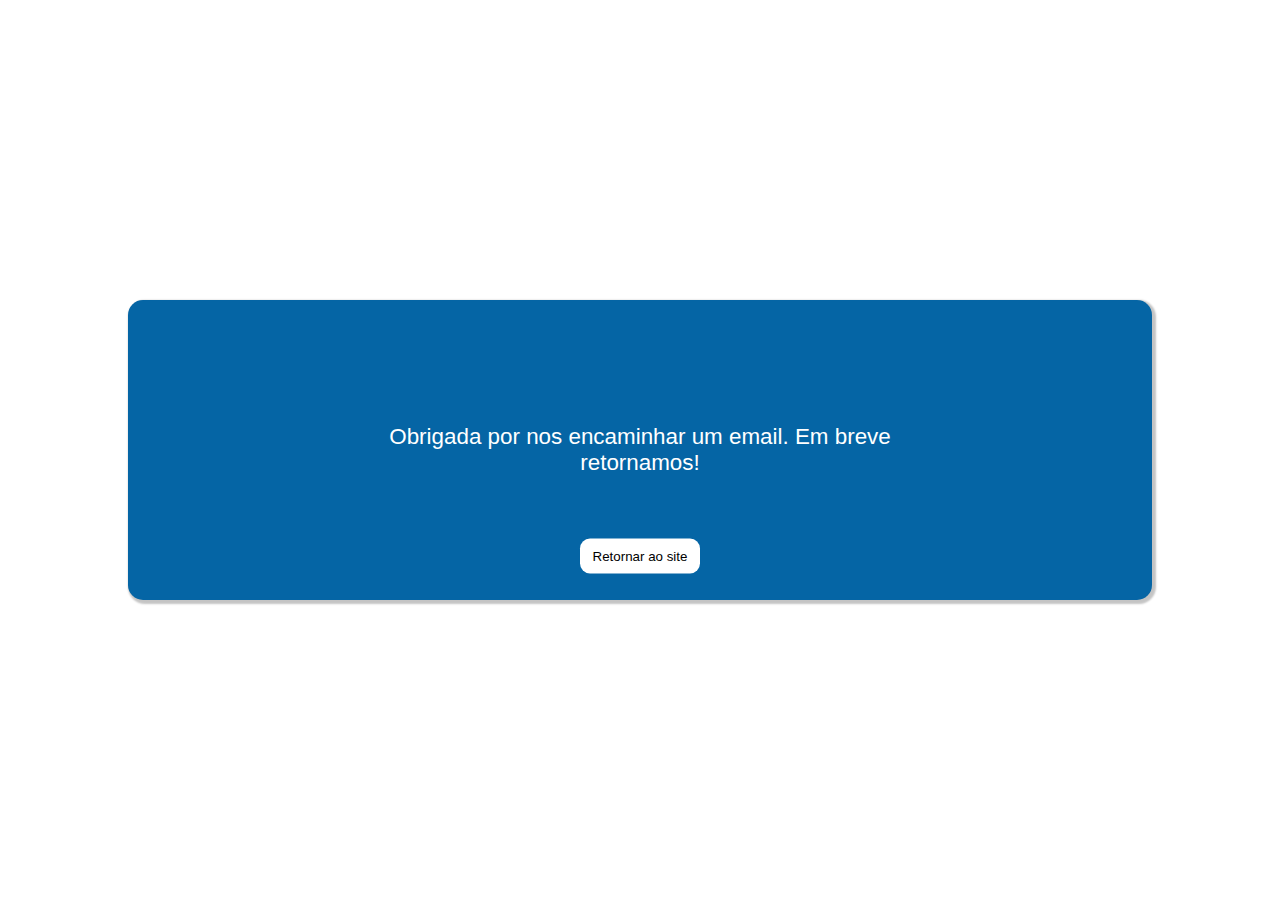
<file: agradecimento/agradecimento.html>
<!DOCTYPE html>
<html lang="pt-br">
<head>
    <meta charset="UTF-8">
    <meta name="viewport" content="width=device-width, initial-scale=1.0">
    <title>Agradecimento</title>
    <style>
        *{
            margin: 0px;
            padding: 0px;
        }
        body{
           font-family: Verdana, Geneva, Tahoma, sans-serif;
           color: white;
           font-size: 1.4em;
           text-align: center;
            width: 100%;
            height: 100%;
        }

        .main{
            position: relative;
            background-image: linear-gradient(45deg, rgb(255, 255, 255), rgb(231, 226, 226) 50%);
        }
        .central{
            position: absolute;
            top: 50%;
            left: 50%;
            transform: translate(-50%, -50%);
            width: 80%;
            height: 300px;
            background-color: rgb(5, 101, 165);
            border-radius: 15px;
            box-shadow: 2px 2px 2px 2px rgba(0, 0, 0, 0.233);
        }
        p{
            position: absolute;
            top: 50%;
            left: 50%;
            transform: translate(-50%,-50%);
        }
        button{
            position: absolute;
            top: 90%;
            left: 50%;
            border: none;
            height: 35px;
            width: 120px;
            border-radius: 10px;
            transform: translate(-50%, -90%);
            background-color: white;
            cursor: pointer;
        }
        button:hover{
            background-color: rgb(255, 166, 0);
            color: white;
        }
    </style>
</head>
<body>
    <main>
        <div class="central"><p>
            Obrigada por nos encaminhar um email. Em breve retornamos!
        </p>
    <a href="../index.html"><button>Retornar ao site</button></a></div>
    </main>
</body>
</html>
</file>
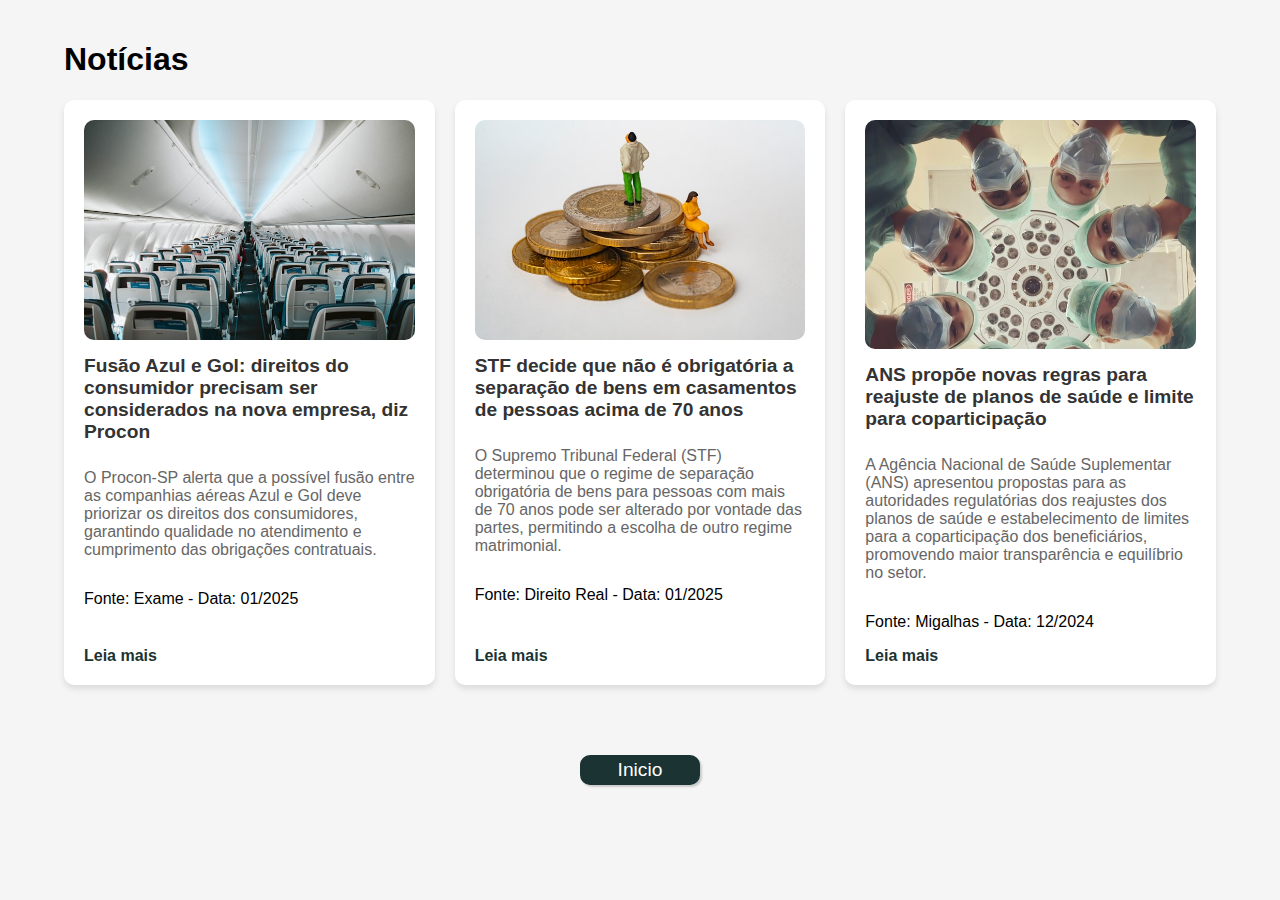
<file: blog/blog.html>
<!DOCTYPE html>
<html lang="pt-BR">
<head>
    <meta charset="UTF-8">
    <meta name="viewport" content="width=device-width, initial-scale=1.0">
    <title>Blog</title>
    <link rel="shortcut icon" href="../favicon.ico" type="image/x-icon">
    <style>
        body {
            font-family: Arial, sans-serif;
            margin: 0;
            padding: 0;
            background-color: #f5f5f5;
        }

        .container {
            width: 90%;
            max-width: 1200px;
            margin: auto;
            padding: 20px;
        }

        .blog-grid {
            display: grid;
            grid-template-columns: repeat(auto-fit, minmax(250px, 1fr));
            gap: 20px;
        }

        .blog-card {
            background-color: #fff;
            padding: 20px;
            border-radius: 10px;
            box-shadow: 0 4px 6px rgba(0, 0, 0, 0.1);
            transition: transform 0.2s;
            display: flex;
            flex-direction: column;
        }

        .blog-card:hover {
            transform: translateY(-5px);
        }

        .blog-card img {
            width: 100%;
            height: auto;
            border-radius: 10px;
        }

        .blog-title {
            font-size: 1.2rem;
            color: #333;
            margin: 15px 0 10px;
        }

        .blog-summary {
            color: #666;
            margin-bottom: 15px;
        }

        .read-more {
            text-decoration: none;
            color: #1B3332;
            font-weight: bold;
            margin-top: auto;
            align-self: flex-start;
        }

        .pagination {
            text-align: center;
            margin: 20px 0;
        }

        .pagination a {
            text-decoration: none;
            margin: 0 10px;
            color: #1B3332;
            font-weight: bold;
        }

        .pagination a:hover {
            text-decoration: underline;
        }

        .news-page {
            display: none;
        }

        .news-page h1 {
            color: #333;
            margin-top: 20px;
        }

        .news-page p {
            color: #555;
            line-height: 1.8;
        }

        @media (max-width: 768px) {
            .blog-grid {
                grid-template-columns: 1fr 1fr;
            }
        }

        @media (max-width: 480px) {
            .blog-grid {
                grid-template-columns: 1fr;
            }
        }

        .btn-inicio{
            display: block;
            border: none;
            width: 120px;
            height: 30px;
            border-radius: 10px;
            color: white;
            font-size: 1.2em;
            box-shadow: 2px 2px 2px rgba(0, 0, 0, 0.178);
            background-color: #1B3332;
            margin: 50px auto;
            cursor: pointer;
        }

        .btn-inicio:hover{
            background-color: #2C6E6B;
            transition-duration: 0.5s;
        }
    </style>
</head>
<body>
    <div class="container">
        <h1>Notícias</h1>
        <!-- Grid de notícias -->
        <div id="news-container" class="blog-grid">
            
            <div class="blog-card" data-title="Fusão Azul e Gol: direitos do consumidor precisam ser considerados na nova empresa, diz Procon"
            data-content="
        
            O Procon-SP está atento às movimentações no setor aéreo, especialmente no que tange a uma possível fusão entre as companhias Azul e Gol. O órgão de defesa do consumidor ressalta que, em casos de fusão ou aquisição, é imprescindível que os direitos dos consumidores sejam preservados. Isso inclui a manutenção da qualidade no atendimento, a transparência nas informações fornecidas, o cumprimento dos horários específicos e a prestação de assistência adequada em situações de atrasos ou cancelamentos de voos. O Procon-SP também alerta que qualquer alteração que possa impactar os passageiros deve ser comunicada de forma clara e antecipada, garantindo que os consumidores não sejam prejudicados pelas mudanças decorrentes da transferência.


           ">
           <img src="../imagens/azul-gol.jpg" alt="Imagem da notícia">
           <h2 class="blog-title">Fusão Azul e Gol: direitos do consumidor precisam ser considerados na nova empresa, diz Procon</h2>
           <p class="blog-summary">O Procon-SP alerta que a possível fusão entre as companhias aéreas Azul e Gol deve priorizar os direitos dos consumidores, garantindo qualidade no atendimento e cumprimento das obrigações contratuais.</p>
           <p class="blog-meta">Fonte: Exame - Data: 01/2025</p>
           <a href="#" class="read-more" onclick="openNews(this)">Leia mais</a>
       </div>
       
           
            <div class="blog-card" data-title="STF decide que não é obrigatória a separação de bens em casamentos de pessoas acima de 70 anos" 
                 data-content="

                 O Supremo Tribunal Federal (STF) proferiu uma decisão histórica para determinar que o regime de separação obrigatória de bens para pessoas com mais de 70 anos pode ser flexibilizado. Anteriormente, a legislação brasileira impunha a separação de bens como regime obrigatório para casamentos ou uniões relacionadas a indivíduos nessa faixa etária, protegendo o patrimônio dos assessores. Contudo, o STF entendeu que essa imposição desconsidera a autonomia e a capacidade de decisão dos idosos. Com a nova decisão, casais com mais de 70 anos podem, por vontade própria, escolher outro regime de bens, como comunhão parcial ou total, desde que haja consenso entre as partes. Essa mudança regula o direito dos idosos de gerenciar seus patrimônios de acordo com suas vontades e necessidades, promovendo maior liberdade e respeito às decisões pessoais na terceira idade.">
                <img src="../imagens/separacao-bens.jpg" alt="Imagem da notícia">
                <h2 class="blog-title">STF decide que não é obrigatória a separação de bens em casamentos de pessoas acima de 70 anos</h2>
                <p class="blog-summary">O Supremo Tribunal Federal (STF) determinou que o regime de separação obrigatória de bens para pessoas com mais de 70 anos pode ser alterado por vontade das partes, permitindo a escolha de outro regime matrimonial.</p>
                <p class="blog-meta">Fonte: Direito Real - Data: 01/2025</p>
                <a href="#" class="read-more" onclick="openNews(this)">Leia mais</a>
            </div>

            <div class="blog-card" data-title="ANS propõe novas regras para reajuste de planos de saúde e limite para coparticipação" 
            data-content="

            A Agência Nacional de Saúde Suplementar (ANS) está empenhada em promover mudanças significativas na regulação dos planos de saúde no Brasil. Recentemente, uma agência apresentou propostas para que visassem estabelecer regras mais rígidas e transparentes para os reajustes das mensalidades dos planos de saúde, buscando evitar aumentos desproporcionais que onerem os consumidores. Além disso, a ANS propõe uma definição de limites para a coparticipação, que é o valor pago pelos beneficiários em determinados procedimentos médicos. A intenção é garantir que os usuários esclareçam os custos adicionais e não sejam observados por cobranças excessivas. Essas medidas estão em fase de consulta pública, permitindo que a sociedade contribua com sugestões e opiniões antes de sua implementação definitiva. A ANS acredita que essas mudanças trarão mais equilíbrio e justiça nas relações entre operadoras de planos de saúde e consumidores, promovendo um ambiente mais transparente e previsível para todos os envolvidos.">
                <img src="../imagens/plano-saude.jpg" alt="Imagem da notícia">
                <h2 class="blog-title">ANS propõe novas regras para reajuste de planos de saúde e limite para coparticipação</h2>
                <p class="blog-summary">A Agência Nacional de Saúde Suplementar (ANS) apresentou propostas para as autoridades regulatórias dos reajustes dos planos de saúde e estabelecimento de limites para a coparticipação dos beneficiários, promovendo maior transparência e equilíbrio no setor.</p>
                <p class="blog-meta">Fonte: Migalhas - Data: 12/2024</p>
                <a href="#" class="read-more" onclick="openNews(this)">Leia mais</a>
            </div>


            
            <!-- Continue adicionando as outras notícias aqui seguindo o mesmo padrão -->
        </div>
    </div>

    <!-- Página de notícia completa -->
    <!-- Página de notícia completa -->
<div class="news-page" id="news-page">
    <div class="container">
        <a href="#" id="back-to-home">← Voltar</a>
        <h1 id="news-title"></h1>
        <p id="news-content"></p>
    </div>
</div>

<a href="../index.html" target="_self" style="text-decoration: none;"><button type="button" class="btn-inicio">Inicio</button></a>

<script>
    function openNews(element) {
        const card = element.closest('.blog-card');
        const title = card.getAttribute('data-title');
        const content = card.getAttribute('data-content');

        // Esconde a página inicial e mostra a notícia completa
        document.querySelector('.container').style.display = 'none';
        document.querySelector('.news-page').style.display = 'block';

        // Define o conteúdo da notícia com HTML
        document.getElementById('news-title').textContent = title;
        document.getElementById('news-content').innerHTML = content;
    }

    document.getElementById('back-to-home').onclick = function() {
        // Mostra a página inicial
        document.querySelector('.container').style.display = 'block';
        // Esconde a página da notícia
        document.querySelector('.news-page').style.display = 'none';
    };
</script>

</body>
</html>
</file>
